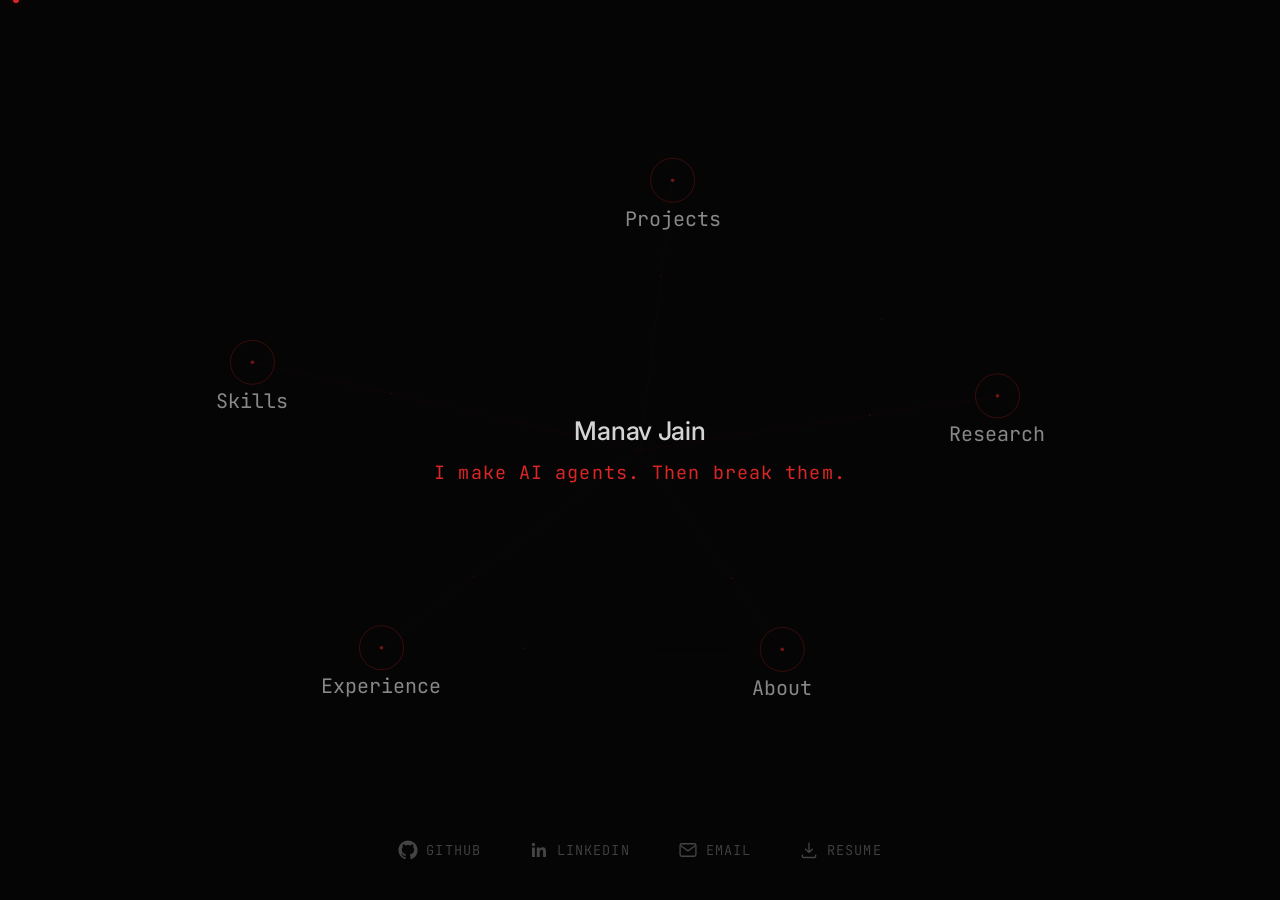
<file: index.html>
<!DOCTYPE html>
<html lang="en">
<head>
  <meta charset="UTF-8">
  <meta name="viewport" content="width=device-width, initial-scale=1.0">
  <title>Manav Jain</title>
  <meta name="claude:viewport-fit-sides" content="cover">
  <link rel="stylesheet" href="https://fonts.googleapis.com/css2?family=JetBrains+Mono:wght@300;400;500&family=Inter:wght@300;400;500&display=swap">
  <link rel="stylesheet" href="css/styles.css">
</head>
<body>

<div id="intro">
  <svg viewBox="0 0 460 140" xmlns="http://www.w3.org/2000/svg">
    <!-- M -->
    <path id="sig1" d="M 18 108 Q 14 55, 20 22 C 22 14, 30 14, 44 60 Q 52 86, 60 60 C 68 34, 74 14, 80 16 Q 86 18, 86 65 L 88 98" />
    <!-- a -->
    <path id="sig2" d="M 88 98 Q 94 66, 106 60 C 114 56, 120 62, 116 74 C 112 86, 100 84, 106 76 Q 112 68, 122 70 L 124 94" />
    <!-- n -->
    <path id="sig3" d="M 124 94 Q 124 72, 130 64 C 136 56, 146 56, 148 64 Q 150 72, 150 94" />
    <!-- a -->
    <path id="sig4" d="M 150 94 Q 156 66, 166 60 C 174 56, 180 62, 176 74 C 172 86, 160 84, 166 76 Q 172 68, 182 70 L 184 94" />
    <!-- v -->
    <path id="sig5" d="M 184 94 Q 186 70, 192 58 C 196 50, 200 50, 204 58 Q 210 70, 212 94" />
    <!-- J -->
    <path id="sig6" d="M 260 12 Q 262 14, 264 56 C 266 84, 262 108, 250 116 Q 238 124, 230 112 C 226 106, 232 102, 238 106" />
    <!-- a -->
    <path id="sig7" d="M 284 58 Q 290 44, 300 46 C 308 48, 306 62, 298 66 Q 290 70, 288 62 C 286 54, 296 50, 306 56 L 308 82" />
    <!-- i + dot -->
    <path id="sig8" d="M 320 56 L 320 82 M 320 42 L 321 44" />
    <!-- n -->
    <path id="sig9" d="M 334 56 Q 334 62, 334 82 M 334 66 C 340 54, 354 52, 358 60 Q 362 68, 360 82" />
    <!-- underline flourish -->
    <path id="sig10" d="M 10 118 C 50 116, 140 108, 240 102 Q 340 96, 440 90" />
  </svg>
  <div class="sig-tagline" id="sigTagline">I make AI agents. Then break them.</div>
  <button class="skip-btn" id="skipBtn">skip</button>
</div>

<canvas id="graphCanvas"></canvas>
<div id="neuronCursor"></div>
<svg id="cursorLines" xmlns="http://www.w3.org/2000/svg"></svg>

<div id="nav">
  <button class="back-btn" id="backBtn">&#8592; back</button>
  <span id="crumbText"></span>
</div>

<div id="centerLabel">
  <div class="name">Manav Jain</div>
  <div class="tagline">I make AI agents. Then break them.</div>
</div>

<div id="socials">
  <a href="https://github.com/Jmanav" target="_blank" rel="noopener">
    <svg viewBox="0 0 24 24" fill="currentColor"><path d="M12 .5C5.73.5.5 5.73.5 12c0 5.08 3.29 9.39 7.86 10.91.57.1.78-.25.78-.55 0-.27-.01-1.17-.02-2.12-3.2.7-3.88-1.35-3.88-1.35-.52-1.33-1.28-1.68-1.28-1.68-1.04-.71.08-.7.08-.7 1.15.08 1.76 1.18 1.76 1.18 1.03 1.76 2.7 1.25 3.36.96.1-.74.4-1.25.72-1.54-2.56-.29-5.25-1.28-5.25-5.7 0-1.26.45-2.29 1.18-3.1-.12-.29-.51-1.46.11-3.04 0 0 .97-.31 3.18 1.18a11.1 11.1 0 0 1 5.8 0c2.2-1.49 3.17-1.18 3.17-1.18.63 1.58.24 2.75.12 3.04.74.81 1.18 1.84 1.18 3.1 0 4.43-2.7 5.4-5.27 5.69.41.36.78 1.07.78 2.15 0 1.56-.01 2.81-.01 3.19 0 .3.2.66.79.55A11.5 11.5 0 0 0 23.5 12C23.5 5.73 18.27.5 12 .5z"/></svg>
    <span>GitHub</span>
  </a>
  <a href="https://www.linkedin.com/in/manav-jain-554635242/" target="_blank" rel="noopener">
    <svg viewBox="0 0 24 24" fill="currentColor"><path d="M20.45 20.45h-3.56v-5.57c0-1.33-.02-3.04-1.85-3.04-1.85 0-2.14 1.45-2.14 2.94v5.67H9.34V9h3.42v1.56h.05c.48-.9 1.64-1.85 3.38-1.85 3.6 0 4.27 2.37 4.27 5.45v6.29zM5.34 7.43a2.06 2.06 0 1 1 0-4.12 2.06 2.06 0 0 1 0 4.12zM7.12 20.45H3.56V9h3.56v11.45z"/></svg>
    <span>LinkedIn</span>
  </a>
  <a href="mailto:manavjain019@gmail.com">
    <svg viewBox="0 0 24 24" fill="none" stroke="currentColor" stroke-width="1.6"><rect x="2.5" y="4.5" width="19" height="15" rx="2"/><path d="M3 6.5l9 6.5 9-6.5"/></svg>
    <span>Email</span>
  </a>
  <a href="Manav_Jain_Resume.pdf" download>
    <svg viewBox="0 0 24 24" fill="none" stroke="currentColor" stroke-width="1.6"><path d="M12 3v12m0 0l-4.5-4.5M12 15l4.5-4.5"/><path d="M4 17.5v2a1.5 1.5 0 0 0 1.5 1.5h13a1.5 1.5 0 0 0 1.5-1.5v-2"/></svg>
    <span>Resume</span>
  </a>
</div>

<div id="tooltip"></div>

<div id="detail">
  <button class="detail-close" id="detailClose">&#215;</button>
  <div class="detail-label" id="detailLabel"></div>
  <div class="detail-title" id="detailTitle"></div>
  <div class="detail-accent" id="detailAccentBar"></div>
  <div class="detail-body" id="detailBody"></div>
  <div class="detail-tags" id="detailTags"></div>
</div>


<script src="js/data.js"></script>
<script src="js/signature.js"></script>
<script src="js/cursor.js"></script>
<script src="js/graph.js"></script>
<script src="js/app.js"></script>

</body>
</html>
</file>
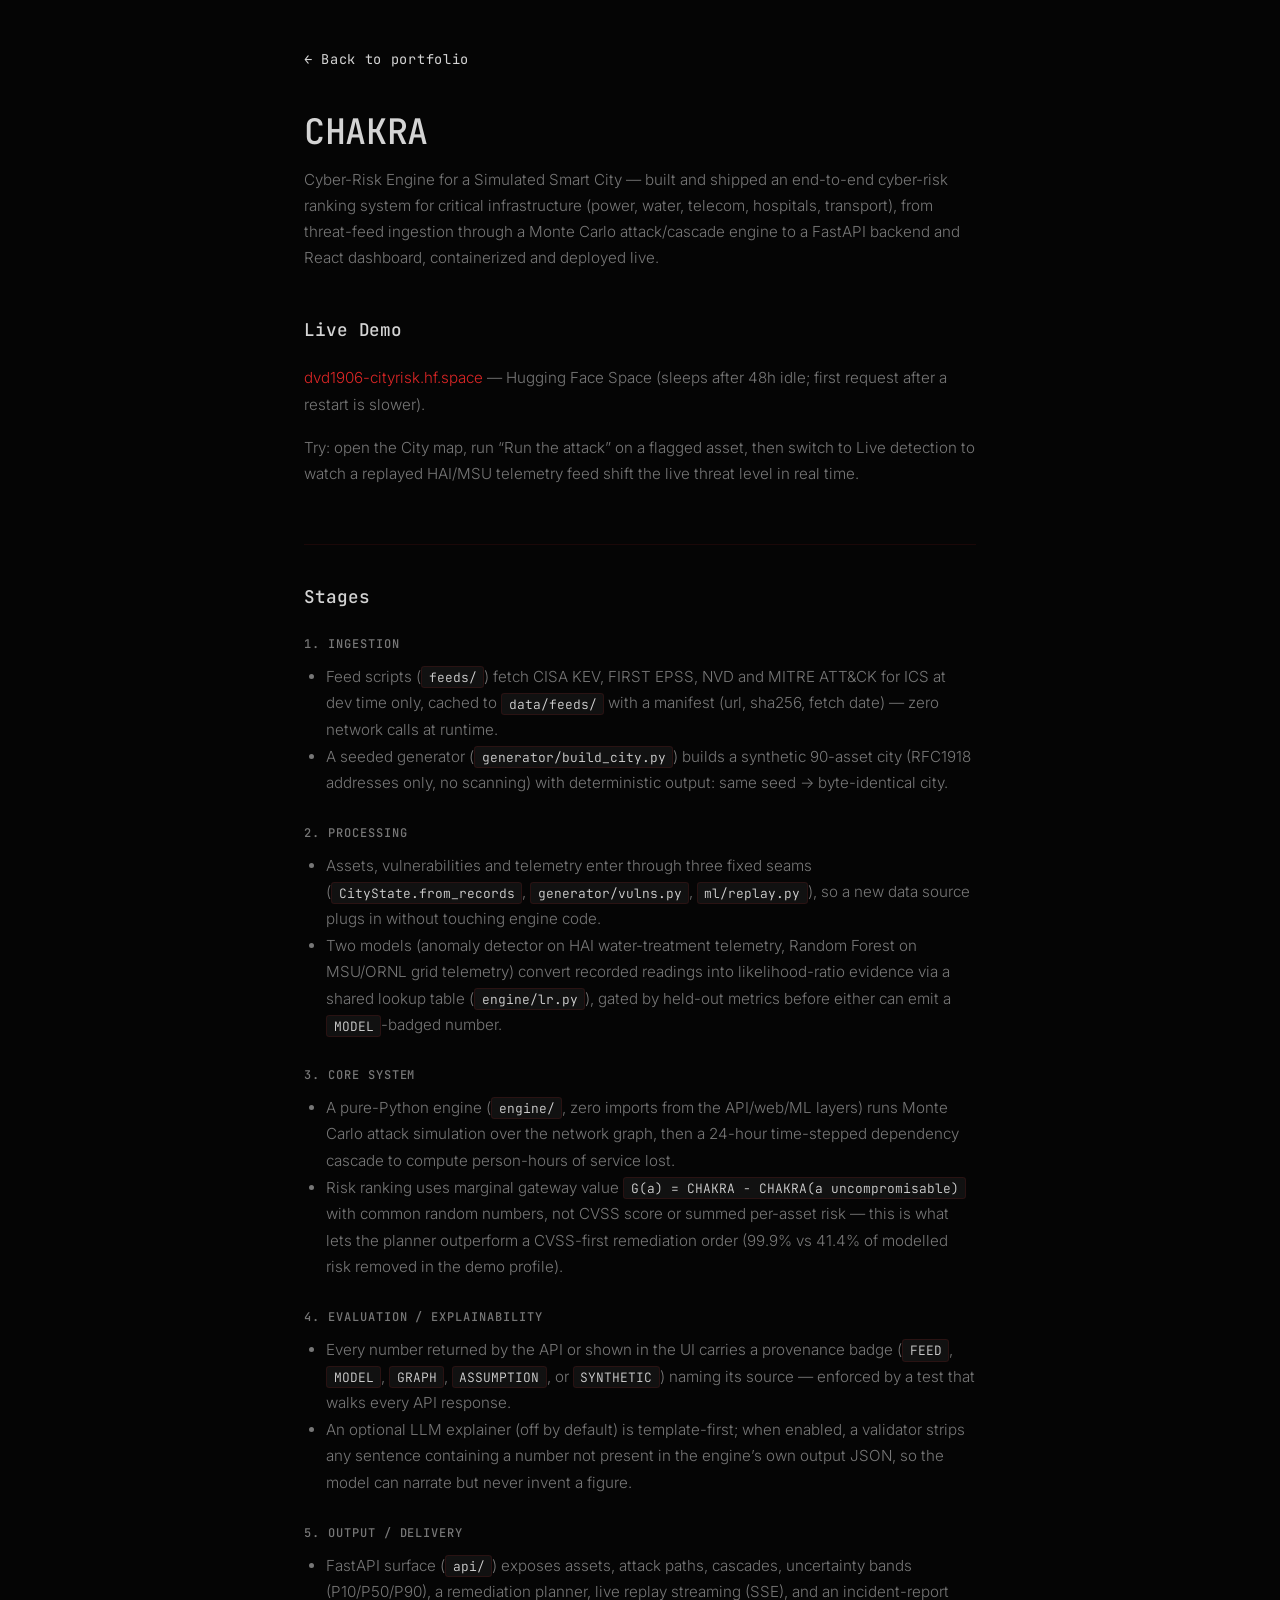
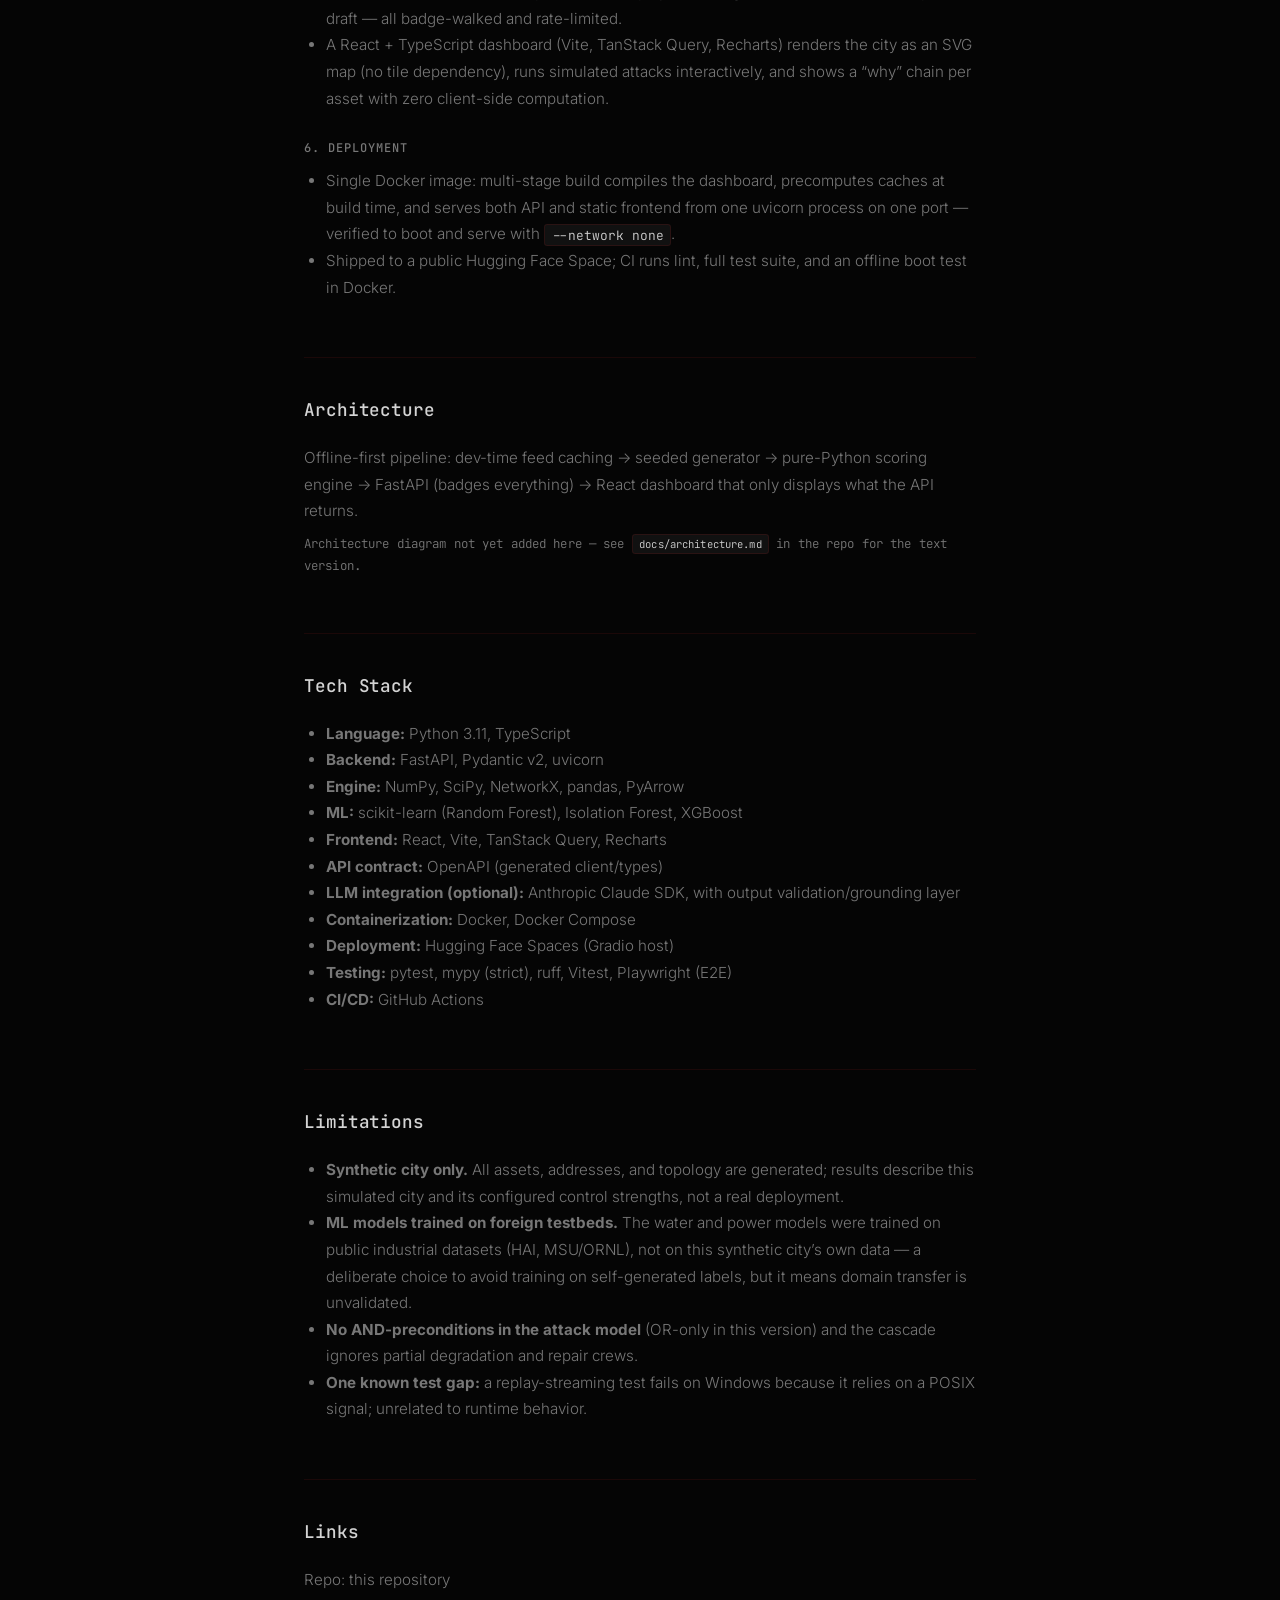
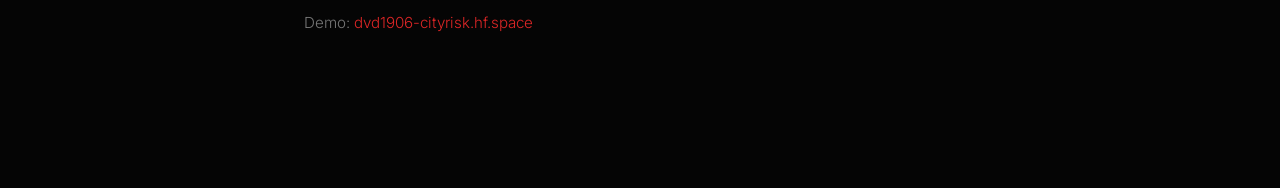
<file: projects/chakra.html>
<!DOCTYPE html>
<html lang="en">
<head>
  <meta charset="UTF-8">
  <meta name="viewport" content="width=device-width, initial-scale=1.0">
  <title>CHAKRA &mdash; Manav Jain</title>
  <link rel="stylesheet" href="https://fonts.googleapis.com/css2?family=JetBrains+Mono:wght@300;400;500&family=Inter:wght@300;400;500&display=swap">
  <link rel="stylesheet" href="../css/project.css">
</head>
<body>

<div class="writeup-inner">
  <a href="../index.html" class="writeup-back">&#8592; Back to portfolio</a>

  <header class="writeup-header">
    <h1>CHAKRA</h1>
    <p class="writeup-subtitle">Cyber-Risk Engine for a Simulated Smart City &mdash; built and shipped an end-to-end cyber-risk ranking system for critical infrastructure (power, water, telecom, hospitals, transport), from threat-feed ingestion through a Monte Carlo attack/cascade engine to a FastAPI backend and React dashboard, containerized and deployed live.</p>
  </header>

  <section class="writeup-section">
    <h2>Live Demo</h2>
    <p><a href="https://dvd1906-cityrisk.hf.space" target="_blank" rel="noopener noreferrer">dvd1906-cityrisk.hf.space</a> &mdash; Hugging Face Space (sleeps after 48h idle; first request after a restart is slower).</p>
    <p>Try: open the City map, run &ldquo;Run the attack&rdquo; on a flagged asset, then switch to Live detection to watch a replayed HAI/MSU telemetry feed shift the live threat level in real time.</p>
  </section>

  <section class="writeup-section">
    <h2>Stages</h2>

    <h3>1. Ingestion</h3>
    <ul>
      <li>Feed scripts (<code>feeds/</code>) fetch CISA KEV, FIRST EPSS, NVD and MITRE ATT&amp;CK for ICS at dev time only, cached to <code>data/feeds/</code> with a manifest (url, sha256, fetch date) &mdash; zero network calls at runtime.</li>
      <li>A seeded generator (<code>generator/build_city.py</code>) builds a synthetic 90-asset city (RFC1918 addresses only, no scanning) with deterministic output: same seed &rarr; byte-identical city.</li>
    </ul>

    <h3>2. Processing</h3>
    <ul>
      <li>Assets, vulnerabilities and telemetry enter through three fixed seams (<code>CityState.from_records</code>, <code>generator/vulns.py</code>, <code>ml/replay.py</code>), so a new data source plugs in without touching engine code.</li>
      <li>Two models (anomaly detector on HAI water-treatment telemetry, Random Forest on MSU/ORNL grid telemetry) convert recorded readings into likelihood-ratio evidence via a shared lookup table (<code>engine/lr.py</code>), gated by held-out metrics before either can emit a <code>MODEL</code>-badged number.</li>
    </ul>

    <h3>3. Core system</h3>
    <ul>
      <li>A pure-Python engine (<code>engine/</code>, zero imports from the API/web/ML layers) runs Monte Carlo attack simulation over the network graph, then a 24-hour time-stepped dependency cascade to compute person-hours of service lost.</li>
      <li>Risk ranking uses marginal gateway value <code>G(a) = CHAKRA &minus; CHAKRA(a uncompromisable)</code> with common random numbers, not CVSS score or summed per-asset risk &mdash; this is what lets the planner outperform a CVSS-first remediation order (99.9% vs 41.4% of modelled risk removed in the demo profile).</li>
    </ul>

    <h3>4. Evaluation / explainability</h3>
    <ul>
      <li>Every number returned by the API or shown in the UI carries a provenance badge (<code>FEED</code>, <code>MODEL</code>, <code>GRAPH</code>, <code>ASSUMPTION</code>, or <code>SYNTHETIC</code>) naming its source &mdash; enforced by a test that walks every API response.</li>
      <li>An optional LLM explainer (off by default) is template-first; when enabled, a validator strips any sentence containing a number not present in the engine&rsquo;s own output JSON, so the model can narrate but never invent a figure.</li>
    </ul>

    <h3>5. Output / delivery</h3>
    <ul>
      <li>FastAPI surface (<code>api/</code>) exposes assets, attack paths, cascades, uncertainty bands (P10/P50/P90), a remediation planner, live replay streaming (SSE), and an incident-report draft &mdash; all badge-walked and rate-limited.</li>
      <li>A React + TypeScript dashboard (Vite, TanStack Query, Recharts) renders the city as an SVG map (no tile dependency), runs simulated attacks interactively, and shows a &ldquo;why&rdquo; chain per asset with zero client-side computation.</li>
    </ul>

    <h3>6. Deployment</h3>
    <ul>
      <li>Single Docker image: multi-stage build compiles the dashboard, precomputes caches at build time, and serves both API and static frontend from one uvicorn process on one port &mdash; verified to boot and serve with <code>--network none</code>.</li>
      <li>Shipped to a public Hugging Face Space; CI runs lint, full test suite, and an offline boot test in Docker.</li>
    </ul>
  </section>

  <section class="writeup-section">
    <h2>Architecture</h2>
    <p>Offline-first pipeline: dev-time feed caching &rarr; seeded generator &rarr; pure-Python scoring engine &rarr; FastAPI (badges everything) &rarr; React dashboard that only displays what the API returns.</p>
    <p class="status-line">Architecture diagram not yet added here &mdash; see <code>docs/architecture.md</code> in the repo for the text version.</p>
  </section>

  <section class="writeup-section">
    <h2>Tech Stack</h2>
    <ul>
      <li><strong>Language:</strong> Python 3.11, TypeScript</li>
      <li><strong>Backend:</strong> FastAPI, Pydantic v2, uvicorn</li>
      <li><strong>Engine:</strong> NumPy, SciPy, NetworkX, pandas, PyArrow</li>
      <li><strong>ML:</strong> scikit-learn (Random Forest), Isolation Forest, XGBoost</li>
      <li><strong>Frontend:</strong> React, Vite, TanStack Query, Recharts</li>
      <li><strong>API contract:</strong> OpenAPI (generated client/types)</li>
      <li><strong>LLM integration (optional):</strong> Anthropic Claude SDK, with output validation/grounding layer</li>
      <li><strong>Containerization:</strong> Docker, Docker Compose</li>
      <li><strong>Deployment:</strong> Hugging Face Spaces (Gradio host)</li>
      <li><strong>Testing:</strong> pytest, mypy (strict), ruff, Vitest, Playwright (E2E)</li>
      <li><strong>CI/CD:</strong> GitHub Actions</li>
    </ul>
  </section>

  <section class="writeup-section">
    <h2>Limitations</h2>
    <ul>
      <li><strong>Synthetic city only.</strong> All assets, addresses, and topology are generated; results describe this simulated city and its configured control strengths, not a real deployment.</li>
      <li><strong>ML models trained on foreign testbeds.</strong> The water and power models were trained on public industrial datasets (HAI, MSU/ORNL), not on this synthetic city&rsquo;s own data &mdash; a deliberate choice to avoid training on self-generated labels, but it means domain transfer is unvalidated.</li>
      <li><strong>No AND-preconditions in the attack model</strong> (OR-only in this version) and the cascade ignores partial degradation and repair crews.</li>
      <li><strong>One known test gap:</strong> a replay-streaming test fails on Windows because it relies on a POSIX signal; unrelated to runtime behavior.</li>
    </ul>
  </section>

  <section class="writeup-section">
    <h2>Links</h2>
    <p>Repo: this repository</p>
    <p>Demo: <a href="https://dvd1906-cityrisk.hf.space" target="_blank" rel="noopener noreferrer">dvd1906-cityrisk.hf.space</a></p>
  </section>
</div>

</body>
</html>
</file>
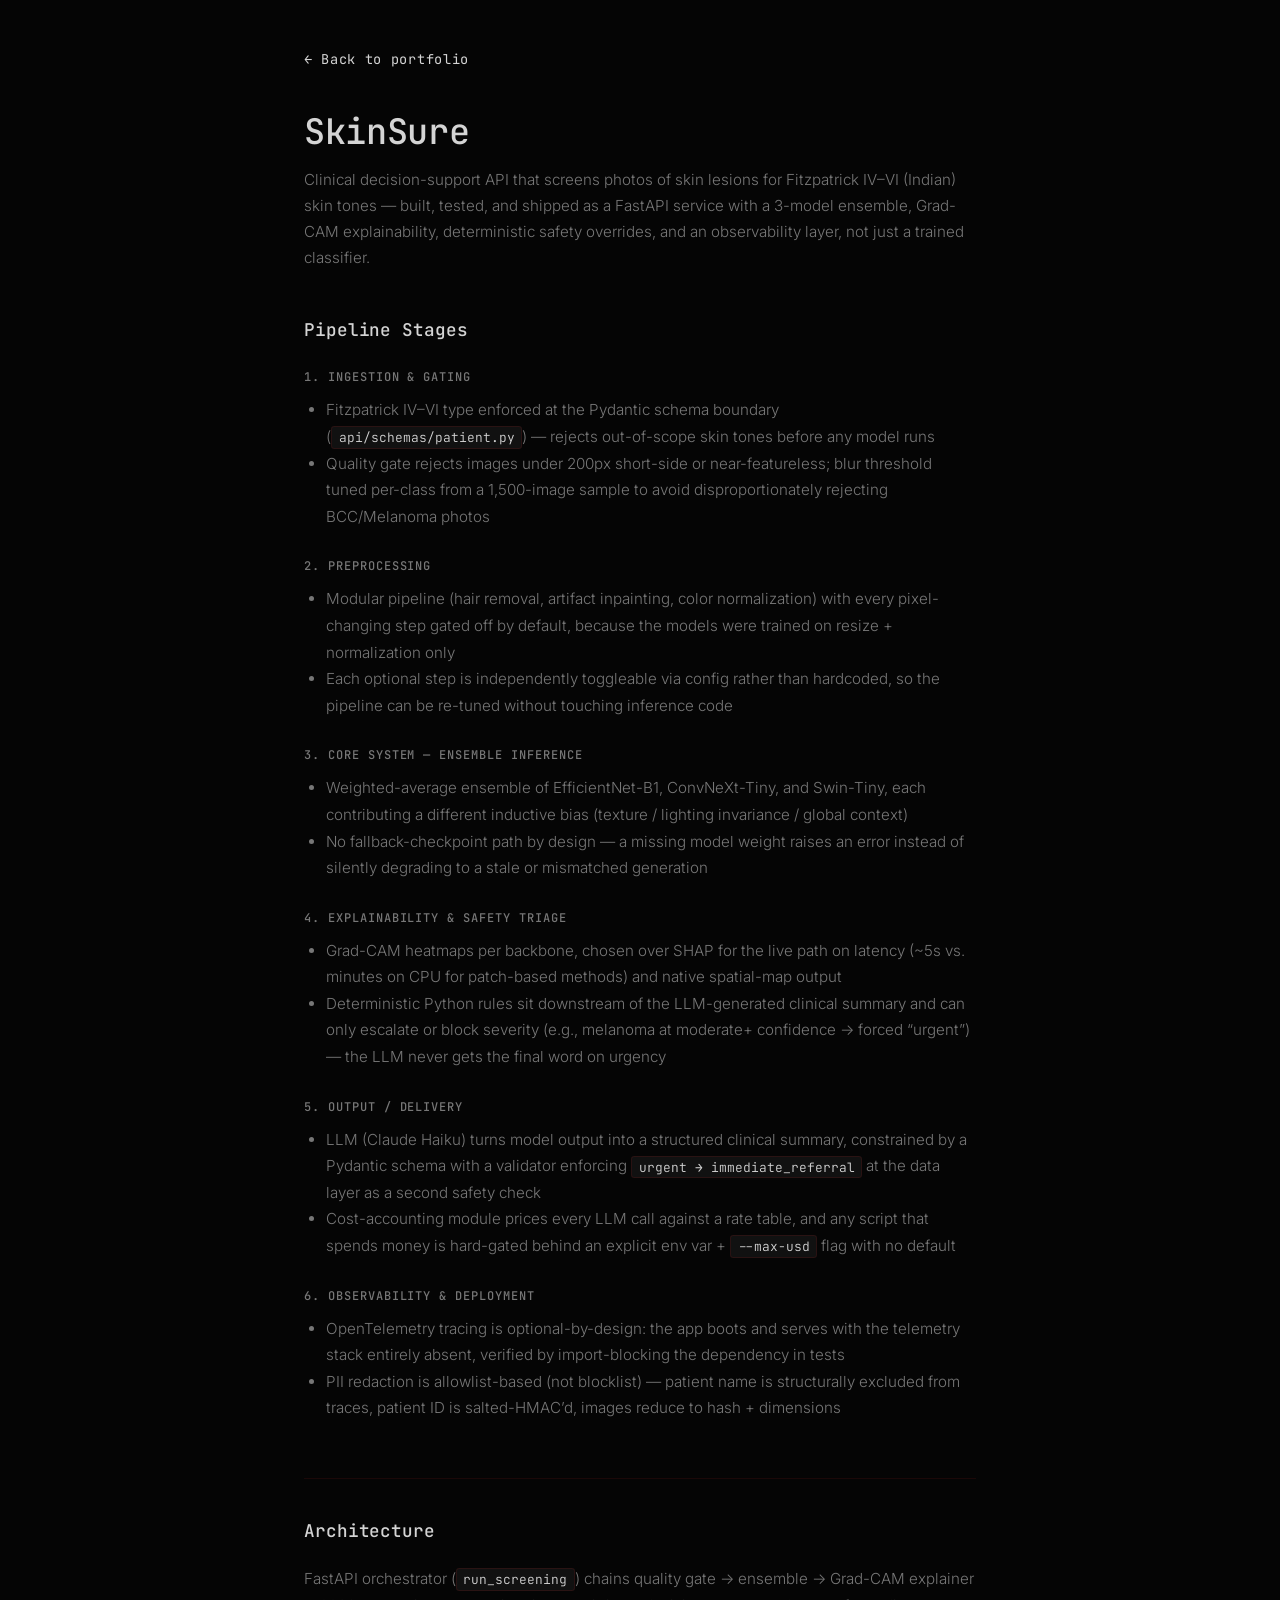
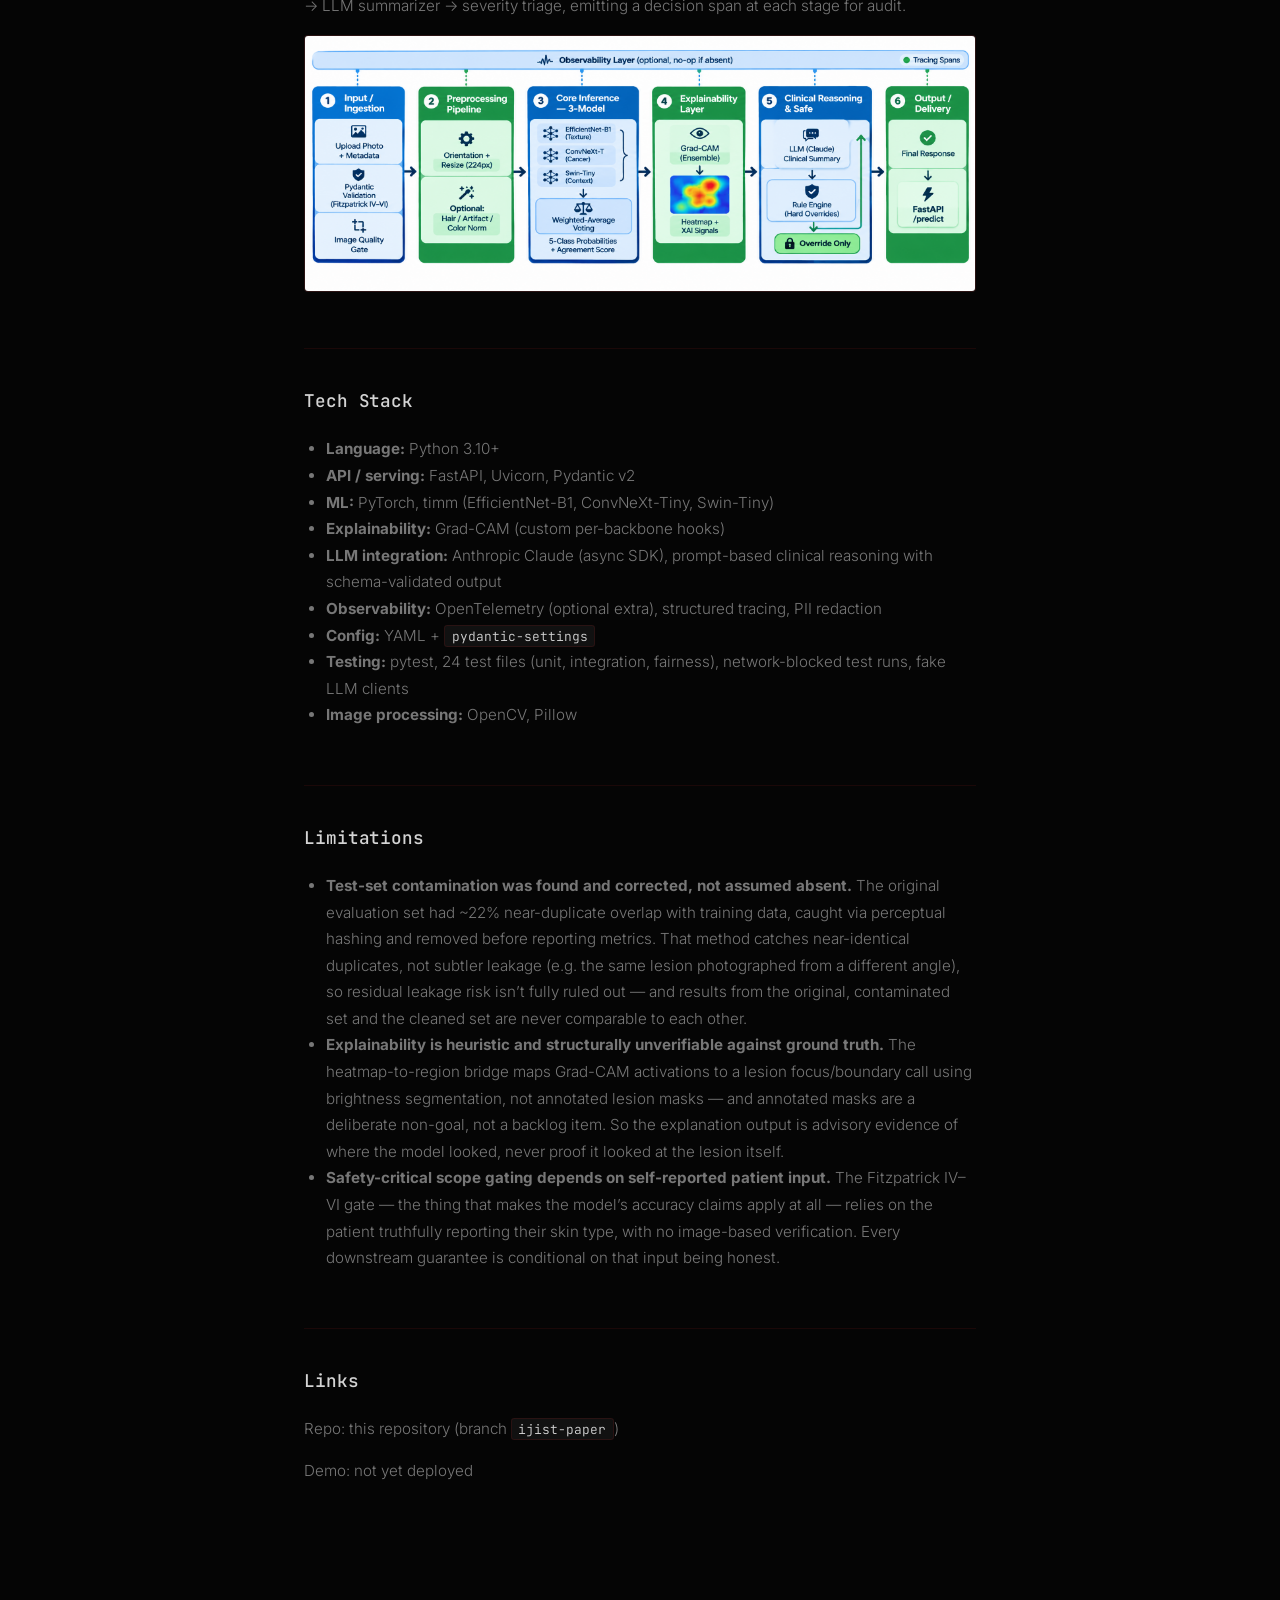
<file: projects/skinsure.html>
<!DOCTYPE html>
<html lang="en">
<head>
  <meta charset="UTF-8">
  <meta name="viewport" content="width=device-width, initial-scale=1.0">
  <title>SkinSure &mdash; Manav Jain</title>
  <link rel="stylesheet" href="https://fonts.googleapis.com/css2?family=JetBrains+Mono:wght@300;400;500&family=Inter:wght@300;400;500&display=swap">
  <link rel="stylesheet" href="../css/project.css">
</head>
<body>

<div class="writeup-inner">
  <a href="../index.html" class="writeup-back">&#8592; Back to portfolio</a>

  <header class="writeup-header">
    <h1>SkinSure</h1>
    <p class="writeup-subtitle">Clinical decision-support API that screens photos of skin lesions for Fitzpatrick IV&ndash;VI (Indian) skin tones &mdash; built, tested, and shipped as a FastAPI service with a 3-model ensemble, Grad-CAM explainability, deterministic safety overrides, and an observability layer, not just a trained classifier.</p>
  </header>

  <section class="writeup-section">
    <h2>Pipeline Stages</h2>

    <h3>1. Ingestion &amp; gating</h3>
    <ul>
      <li>Fitzpatrick IV&ndash;VI type enforced at the Pydantic schema boundary (<code>api/schemas/patient.py</code>) &mdash; rejects out-of-scope skin tones before any model runs</li>
      <li>Quality gate rejects images under 200px short-side or near-featureless; blur threshold tuned per-class from a 1,500-image sample to avoid disproportionately rejecting BCC/Melanoma photos</li>
    </ul>

    <h3>2. Preprocessing</h3>
    <ul>
      <li>Modular pipeline (hair removal, artifact inpainting, color normalization) with every pixel-changing step gated off by default, because the models were trained on resize + normalization only</li>
      <li>Each optional step is independently toggleable via config rather than hardcoded, so the pipeline can be re-tuned without touching inference code</li>
    </ul>

    <h3>3. Core system &mdash; ensemble inference</h3>
    <ul>
      <li>Weighted-average ensemble of EfficientNet-B1, ConvNeXt-Tiny, and Swin-Tiny, each contributing a different inductive bias (texture / lighting invariance / global context)</li>
      <li>No fallback-checkpoint path by design &mdash; a missing model weight raises an error instead of silently degrading to a stale or mismatched generation</li>
    </ul>

    <h3>4. Explainability &amp; safety triage</h3>
    <ul>
      <li>Grad-CAM heatmaps per backbone, chosen over SHAP for the live path on latency (~5s vs. minutes on CPU for patch-based methods) and native spatial-map output</li>
      <li>Deterministic Python rules sit downstream of the LLM-generated clinical summary and can only escalate or block severity (e.g., melanoma at moderate+ confidence &rarr; forced &ldquo;urgent&rdquo;) &mdash; the LLM never gets the final word on urgency</li>
    </ul>

    <h3>5. Output / delivery</h3>
    <ul>
      <li>LLM (Claude Haiku) turns model output into a structured clinical summary, constrained by a Pydantic schema with a validator enforcing <code>urgent &rarr; immediate_referral</code> at the data layer as a second safety check</li>
      <li>Cost-accounting module prices every LLM call against a rate table, and any script that spends money is hard-gated behind an explicit env var + <code>--max-usd</code> flag with no default</li>
    </ul>

    <h3>6. Observability &amp; deployment</h3>
    <ul>
      <li>OpenTelemetry tracing is optional-by-design: the app boots and serves with the telemetry stack entirely absent, verified by import-blocking the dependency in tests</li>
      <li>PII redaction is allowlist-based (not blocklist) &mdash; patient name is structurally excluded from traces, patient ID is salted-HMAC&rsquo;d, images reduce to hash + dimensions</li>
    </ul>
  </section>

  <section class="writeup-section">
    <h2>Architecture</h2>
    <p>FastAPI orchestrator (<code>run_screening</code>) chains quality gate &rarr; ensemble &rarr; Grad-CAM explainer &rarr; LLM summarizer &rarr; severity triage, emitting a decision span at each stage for audit.</p>
    <div class="writeup-figure">
      <img src="skinsure-architecture.png" alt="SkinSure pipeline architecture diagram: Input/Ingestion, Preprocessing, Core Inference (3-model ensemble), Explainability Layer, Clinical Reasoning &amp; Safety, and Output/Delivery, with an optional Observability layer spanning all stages.">
    </div>
  </section>

  <section class="writeup-section">
    <h2>Tech Stack</h2>
    <ul>
      <li><strong>Language:</strong> Python 3.10+</li>
      <li><strong>API / serving:</strong> FastAPI, Uvicorn, Pydantic v2</li>
      <li><strong>ML:</strong> PyTorch, timm (EfficientNet-B1, ConvNeXt-Tiny, Swin-Tiny)</li>
      <li><strong>Explainability:</strong> Grad-CAM (custom per-backbone hooks)</li>
      <li><strong>LLM integration:</strong> Anthropic Claude (async SDK), prompt-based clinical reasoning with schema-validated output</li>
      <li><strong>Observability:</strong> OpenTelemetry (optional extra), structured tracing, PII redaction</li>
      <li><strong>Config:</strong> YAML + <code>pydantic-settings</code></li>
      <li><strong>Testing:</strong> pytest, 24 test files (unit, integration, fairness), network-blocked test runs, fake LLM clients</li>
      <li><strong>Image processing:</strong> OpenCV, Pillow</li>
    </ul>
  </section>

  <section class="writeup-section">
    <h2>Limitations</h2>
    <ul>
      <li><strong>Test-set contamination was found and corrected, not assumed absent.</strong> The original evaluation set had ~22% near-duplicate overlap with training data, caught via perceptual hashing and removed before reporting metrics. That method catches near-identical duplicates, not subtler leakage (e.g. the same lesion photographed from a different angle), so residual leakage risk isn&rsquo;t fully ruled out &mdash; and results from the original, contaminated set and the cleaned set are never comparable to each other.</li>
      <li><strong>Explainability is heuristic and structurally unverifiable against ground truth.</strong> The heatmap-to-region bridge maps Grad-CAM activations to a lesion focus/boundary call using brightness segmentation, not annotated lesion masks &mdash; and annotated masks are a deliberate non-goal, not a backlog item. So the explanation output is advisory evidence of where the model looked, never proof it looked at the lesion itself.</li>
      <li><strong>Safety-critical scope gating depends on self-reported patient input.</strong> The Fitzpatrick IV&ndash;VI gate &mdash; the thing that makes the model&rsquo;s accuracy claims apply at all &mdash; relies on the patient truthfully reporting their skin type, with no image-based verification. Every downstream guarantee is conditional on that input being honest.</li>
    </ul>
  </section>

  <section class="writeup-section">
    <h2>Links</h2>
    <p>Repo: this repository (branch <code>ijist-paper</code>)</p>
    <p>Demo: not yet deployed</p>
  </section>
</div>

</body>
</html>
</file>
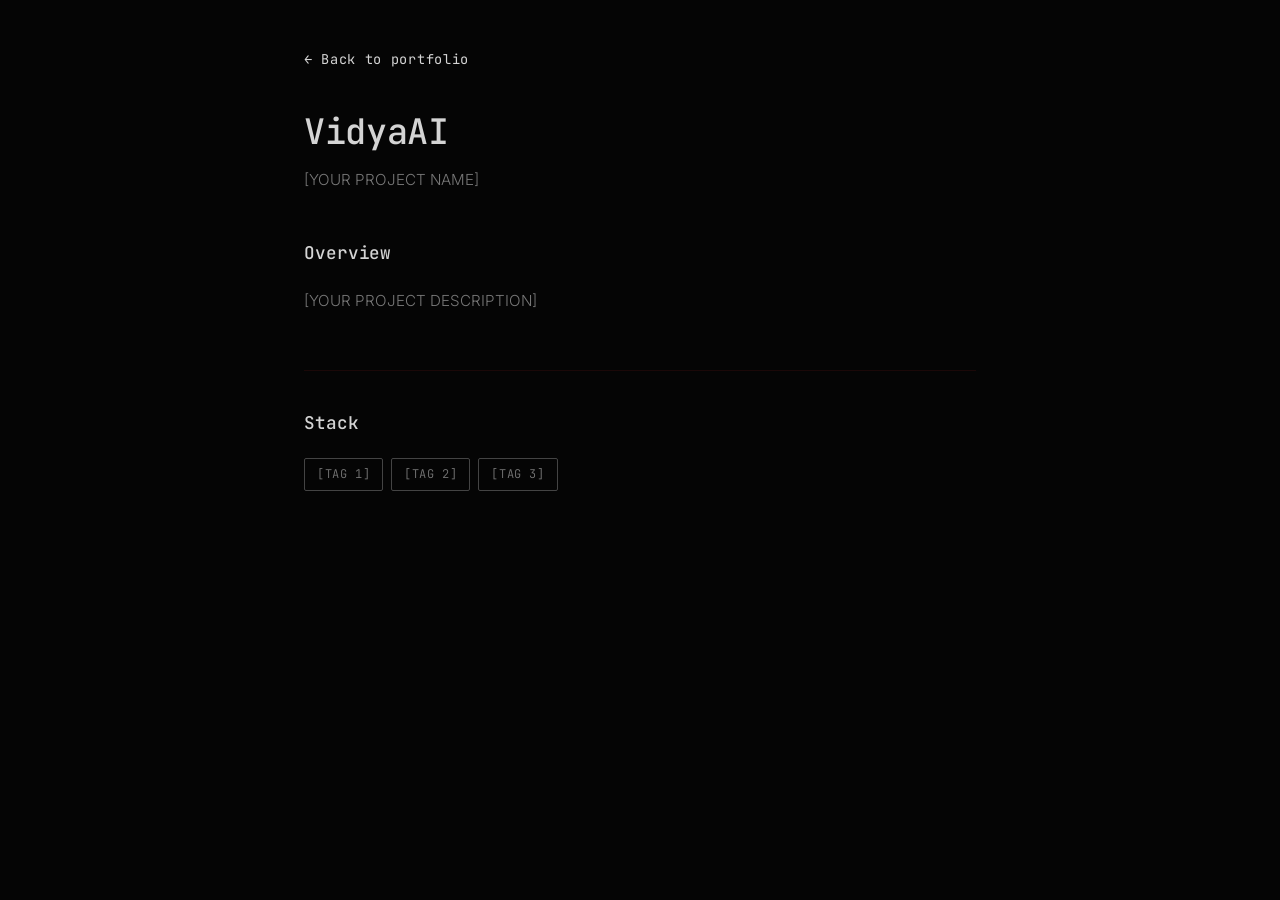
<file: projects/vidyaai.html>
<!DOCTYPE html>
<html lang="en">
<head>
  <meta charset="UTF-8">
  <meta name="viewport" content="width=device-width, initial-scale=1.0">
  <title>VidyaAI &mdash; Manav Jain</title>
  <link rel="stylesheet" href="https://fonts.googleapis.com/css2?family=JetBrains+Mono:wght@300;400;500&family=Inter:wght@300;400;500&display=swap">
  <link rel="stylesheet" href="../css/project.css">
</head>
<body>

<div class="writeup-inner">
  <a href="../index.html" class="writeup-back">&#8592; Back to portfolio</a>

  <header class="writeup-header">
    <h1>VidyaAI</h1>
    <p class="writeup-subtitle">[YOUR PROJECT NAME]</p>
  </header>

  <section class="writeup-section">
    <h2>Overview</h2>
    <p>[YOUR PROJECT DESCRIPTION]</p>
  </section>

  <section class="writeup-section">
    <h2>Stack</h2>
    <p class="tag-row">
      <span class="tag">[TAG 1]</span>
      <span class="tag">[TAG 2]</span>
      <span class="tag">[TAG 3]</span>
    </p>
  </section>
</div>

</body>
</html>
</file>
<file: css/styles.css>
:root {
  --bg: #050505;
  --bg-surface: #0a0a0a;
  --bg-card: #111;
  --fg: #d4d4d4;
  --fg-dim: #777;
  --fg-muted: #444;
  --accent: #dc2626;
  --accent-soft: rgba(220, 38, 38, 0.08);
  --accent-line: rgba(220, 38, 38, 0.12);
  color-scheme: dark;
}
body {
  background: var(--bg);
  color: var(--fg);
  font-family: 'Inter', -apple-system, BlinkMacSystemFont, sans-serif;
  margin: 0;
  overflow: hidden;
  height: 100%;
  cursor: none;
  -webkit-font-smoothing: antialiased;
  padding-left: max(16px, env(safe-area-inset-left, 0px));
  padding-right: max(16px, env(safe-area-inset-right, 0px));
}
html { height: 100%; }
* { box-sizing: border-box; margin: 0; padding: 0; }

#intro {
  position: fixed; inset: 0;
  display: none;
  align-items: center; justify-content: center;
  z-index: 100; background: var(--bg);
  transition: opacity 1s ease, visibility 1s;
}
#intro.hidden { opacity: 0; visibility: hidden; pointer-events: none; }
#intro svg { width: min(75vw, 520px); }
#intro svg path {
  fill: none; stroke: var(--accent); stroke-width: 2;
  stroke-linecap: round; stroke-linejoin: round;
}
.sig-tagline {
  font-family: 'JetBrains Mono', monospace;
  font-size: clamp(0.65rem, 1.8vw, 0.8rem);
  color: var(--fg-dim);
  margin-top: 2.5rem;
  opacity: 0;
  letter-spacing: 0.08em;
  font-weight: 300;
  transition: opacity 0.8s ease;
}
.sig-tagline.visible { opacity: 1; }
.skip-btn {
  position: absolute; bottom: 2.5rem;
  font-family: 'JetBrains Mono', monospace;
  font-size: 0.65rem; color: var(--fg-muted);
  background: none; border: 1px solid var(--fg-muted);
  padding: 0.4rem 1.2rem; border-radius: 2px;
  cursor: none; letter-spacing: 0.08em;
  text-transform: uppercase; font-weight: 300;
  transition: color 0.3s, border-color 0.3s;
}
.skip-btn:hover { color: var(--accent); border-color: var(--accent); }

#graphCanvas { position: fixed; inset: 0; width: 100%; height: 100%; }

#neuronCursor {
  position: fixed; width: 6px; height: 6px;
  border-radius: 50%; background: var(--accent);
  box-shadow: 0 0 8px rgba(220,38,38,0.4);
  pointer-events: none; z-index: 90;
  transform: translate(-50%, -50%);
  transition: width 0.15s, height 0.15s;
}
#neuronCursor.hover {
  width: 10px; height: 10px;
  box-shadow: 0 0 14px rgba(220,38,38,0.5);
}
#cursorLines { position: fixed; inset: 0; pointer-events: none; z-index: 89; }

#nav {
  position: fixed; top: 1.5rem;
  left: max(16px, env(safe-area-inset-left, 0px));
  z-index: 50;
  display: flex; align-items: center; gap: 0.75rem;
  font-family: 'JetBrains Mono', monospace;
  font-size: 0.7rem; font-weight: 300;
  opacity: 0; transition: opacity 0.4s;
}
#nav.visible { opacity: 1; }
#nav .back-btn {
  background: transparent;
  border: 1px solid var(--fg-muted);
  color: var(--fg-dim);
  padding: 0.3rem 0.8rem;
  border-radius: 2px;
  cursor: none;
  font-family: inherit; font-size: inherit; font-weight: inherit;
  letter-spacing: 0.05em;
  transition: color 0.3s, border-color 0.3s;
}
#nav .back-btn:hover { color: var(--accent); border-color: var(--accent); }
#nav .crumb-current { color: var(--fg-dim); }

#socials {
  position: fixed; bottom: 2.5rem;
  left: max(16px, env(safe-area-inset-left, 0px));
  right: max(16px, env(safe-area-inset-right, 0px));
  z-index: 50;
  display: flex; align-items: center; justify-content: center;
  gap: 3rem;
  opacity: 0; transition: opacity 0.5s;
}
#socials.visible { opacity: 1; }
#socials a {
  display: flex; align-items: center; gap: 0.5rem;
  font-family: 'JetBrains Mono', monospace;
  font-size: 0.85rem; font-weight: 300;
  color: var(--fg-muted);
  text-decoration: none;
  letter-spacing: 0.08em;
  text-transform: uppercase;
  transition: color 0.3s, transform 0.3s;
  cursor: none;
}
#socials a svg {
  width: 20px; height: 20px;
  flex-shrink: 0;
}
#socials a:hover { color: var(--accent); transform: translateY(-2px); }

#detail {
  position: fixed; top: 0; right: 0;
  width: min(480px, 85vw);
  height: 100%;
  background: var(--bg-surface);
  border-left: 1px solid rgba(220,38,38,0.08);
  z-index: 60;
  transform: translateX(100%);
  transition: transform 0.4s cubic-bezier(0.22, 1, 0.36, 1);
  overflow-y: auto;
  padding: 3rem 2rem 3rem 2.5rem;
}
#detail.open { transform: translateX(0); }
.detail-close {
  position: absolute; top: 1.2rem; right: 1.2rem;
  background: none; border: none;
  color: var(--fg-muted); font-size: 1.2rem;
  cursor: none; transition: color 0.3s;
  font-family: 'Inter', sans-serif;
}
.detail-close:hover { color: var(--accent); }
.detail-label {
  font-family: 'JetBrains Mono', monospace;
  font-size: 0.6rem; text-transform: uppercase;
  letter-spacing: 0.12em; color: var(--fg-muted);
  margin-bottom: 0.75rem; font-weight: 300;
}
.detail-title {
  font-family: 'Inter', sans-serif;
  font-size: 1.3rem; font-weight: 500;
  color: var(--fg); line-height: 1.4;
  margin-bottom: 1.2rem;
  text-wrap: balance;
}
.detail-accent { width: 24px; height: 1px; margin-bottom: 1.5rem; }
.detail-body {
  font-size: 0.9rem; line-height: 1.75;
  color: var(--fg-dim); font-weight: 300;
}
.detail-body p { margin-bottom: 1rem; }
.detail-body strong { color: var(--fg); font-weight: 400; font-size: 1rem; }
.detail-body .tag-row { display: flex; flex-wrap: wrap; gap: 0.5rem; margin-bottom: 1.4rem; }
.detail-tags { display: flex; flex-wrap: wrap; gap: 0.5rem; margin-top: 1.5rem; }
.tag {
  font-family: 'JetBrains Mono', monospace;
  font-size: 0.75rem; font-weight: 300;
  padding: 0.3rem 0.75rem;
  border-radius: 2px;
  border: 1px solid var(--fg-muted);
  color: var(--fg-dim);
  letter-spacing: 0.05em;
}

#centerLabel {
  position: fixed;
  top: 50%; left: 50%;
  transform: translate(-50%, -50%);
  text-align: center;
  pointer-events: none; z-index: 10;
  opacity: 0; transition: opacity 0.6s;
}
#centerLabel.visible { opacity: 1; }
#centerLabel .name {
  font-family: 'Inter', sans-serif;
  font-size: clamp(1rem, 2.5vw, 1.6rem);
  font-weight: 500; color: var(--fg);
  letter-spacing: -0.01em;
}
#centerLabel .tagline {
  font-family: 'JetBrains Mono', monospace;
  font-size: clamp(0.85rem, 2vw, 1.15rem);
  color: var(--accent); font-weight: 400;
  margin-top: 0.9rem; letter-spacing: 0.06em;
}

#tooltip {
  position: fixed;
  padding: 0.3rem 0.7rem;
  background: var(--bg-card);
  border: 1px solid rgba(220,38,38,0.15);
  border-radius: 2px;
  font-family: 'JetBrains Mono', monospace;
  font-size: 0.6rem; font-weight: 300;
  color: var(--fg-dim);
  pointer-events: none; z-index: 80;
  opacity: 0; transition: opacity 0.15s;
  white-space: nowrap;
  letter-spacing: 0.03em;
}
#tooltip.visible { opacity: 1; }

.writeup-inner {
  max-width: 720px;
  margin: 0 auto;
  padding: 3rem 1.5rem 6rem;
}
.writeup-back {
  display: inline-block;
  font-family: 'JetBrains Mono', monospace;
  font-size: 0.7rem; font-weight: 300;
  color: var(--fg-dim);
  text-decoration: none;
  letter-spacing: 0.05em;
  margin-bottom: 2.5rem;
  cursor: auto;
  transition: color 0.3s;
}
.writeup-back:hover { color: var(--accent); }

.writeup-header { margin-bottom: 3rem; }
.writeup-header h1 {
  font-family: 'JetBrains Mono', monospace;
  font-size: clamp(1.6rem, 5vw, 2.2rem);
  font-weight: 500; color: var(--fg);
  letter-spacing: -0.01em;
  margin-bottom: 0.75rem;
}
.writeup-subtitle {
  font-family: 'Inter', sans-serif;
  font-size: 0.95rem; font-weight: 300;
  color: var(--fg-dim);
  line-height: 1.7;
}

.writeup-section {
  margin-bottom: 3.5rem;
  padding-top: 2.5rem;
  border-top: 1px solid rgba(220,38,38,0.1);
}
.writeup-section:first-of-type { border-top: none; padding-top: 0; }

.writeup-section h2 {
  font-family: 'JetBrains Mono', monospace;
  font-size: 1.1rem; font-weight: 500;
  color: var(--fg);
  letter-spacing: -0.005em;
  margin-bottom: 1.5rem;
  display: flex; align-items: center; gap: 0.75rem;
  flex-wrap: wrap;
}
.writeup-section h3 {
  font-family: 'JetBrains Mono', monospace;
  font-size: 0.75rem; font-weight: 500;
  text-transform: uppercase;
  letter-spacing: 0.08em;
  color: var(--fg-dim);
  margin-top: 1.75rem;
  margin-bottom: 0.75rem;
}
.writeup-section p {
  font-family: 'Inter', sans-serif;
  font-size: 0.95rem; font-weight: 300;
  line-height: 1.75;
  color: var(--fg-dim);
  margin-bottom: 1rem;
}
.writeup-section ul {
  font-family: 'Inter', sans-serif;
  font-size: 0.95rem; font-weight: 300;
  line-height: 1.75;
  color: var(--fg-dim);
  padding-left: 1.4rem;
}
.writeup-section code {
  font-family: 'JetBrains Mono', monospace;
  font-size: 0.85em;
  background: var(--bg-card);
  border: 1px solid rgba(220,38,38,0.12);
  border-radius: 3px;
  padding: 0.1rem 0.4rem;
  color: var(--fg);
}

.status-badge {
  font-family: 'JetBrains Mono', monospace;
  font-size: 0.6rem; font-weight: 400;
  text-transform: uppercase;
  letter-spacing: 0.08em;
  color: var(--accent);
  border: 1px solid var(--accent);
  background: var(--accent-soft);
  border-radius: 2px;
  padding: 0.2rem 0.6rem;
}

.status-line {
  font-family: 'JetBrains Mono', monospace !important;
  font-size: 0.78rem !important;
  color: var(--fg-dim);
  letter-spacing: 0.01em;
  margin-top: -0.5rem;
  margin-bottom: 1.5rem !important;
}

.writeup-table {
  width: 100%;
  border-collapse: collapse;
  font-family: 'Inter', sans-serif;
  font-size: 0.85rem;
  color: var(--fg-dim);
  margin-top: 1rem;
}
.writeup-table th, .writeup-table td {
  text-align: left;
  padding: 0.6rem 0.8rem;
  border-bottom: 1px solid rgba(220,38,38,0.1);
}
.writeup-table th {
  font-family: 'JetBrains Mono', monospace;
  font-size: 0.65rem;
  text-transform: uppercase;
  letter-spacing: 0.06em;
  color: var(--fg-muted);
  font-weight: 500;
}

@media (max-width: 600px) {
  #detail { width: 100vw; padding: 2rem 1.2rem; }
  #socials { gap: 1rem; flex-wrap: wrap; }
  .writeup-inner { padding: 2rem 1.2rem 4rem; }
}
@media (prefers-reduced-motion: reduce) {
  *, *::before, *::after {
    animation-duration: 0.01ms !important;
    transition-duration: 0.01ms !important;
  }
}
</file>
<file: css/project.css>
:root {
  --bg: #050505;
  --bg-surface: #0a0a0a;
  --bg-card: #111;
  --fg: #d4d4d4;
  --fg-dim: #777;
  --fg-muted: #444;
  --accent: #dc2626;
  --accent-soft: rgba(220, 38, 38, 0.08);
  --accent-line: rgba(220, 38, 38, 0.12);
  color-scheme: dark;
}
html { height: 100%; }
* { box-sizing: border-box; margin: 0; padding: 0; }
body {
  background: var(--bg);
  color: var(--fg);
  font-family: 'Inter', -apple-system, BlinkMacSystemFont, sans-serif;
  -webkit-font-smoothing: antialiased;
  padding-left: max(16px, env(safe-area-inset-left, 0px));
  padding-right: max(16px, env(safe-area-inset-right, 0px));
}

.writeup-inner {
  max-width: 720px;
  margin: 0 auto;
  padding: 3rem 1.5rem 6rem;
}
.writeup-back {
  display: inline-block;
  font-family: 'JetBrains Mono', monospace;
  font-size: 0.85rem; font-weight: 400;
  color: var(--fg);
  text-decoration: none;
  letter-spacing: 0.05em;
  margin-bottom: 2.5rem;
  transition: color 0.3s;
}
.writeup-back:hover { color: var(--accent); }

.writeup-header { margin-bottom: 3rem; }
.writeup-header h1 {
  font-family: 'JetBrains Mono', monospace;
  font-size: clamp(1.6rem, 5vw, 2.2rem);
  font-weight: 500; color: var(--fg);
  letter-spacing: -0.01em;
  margin-bottom: 0.75rem;
}
.writeup-subtitle {
  font-family: 'Inter', sans-serif;
  font-size: 0.95rem; font-weight: 300;
  color: var(--fg-dim);
  line-height: 1.7;
}

.writeup-section {
  margin-bottom: 3.5rem;
  padding-top: 2.5rem;
  border-top: 1px solid rgba(220,38,38,0.1);
}
.writeup-section:first-of-type { border-top: none; padding-top: 0; }

.writeup-section h2 {
  font-family: 'JetBrains Mono', monospace;
  font-size: 1.1rem; font-weight: 500;
  color: var(--fg);
  letter-spacing: -0.005em;
  margin-bottom: 1.5rem;
  display: flex; align-items: center; gap: 0.75rem;
  flex-wrap: wrap;
}
.writeup-section h3 {
  font-family: 'JetBrains Mono', monospace;
  font-size: 0.75rem; font-weight: 500;
  text-transform: uppercase;
  letter-spacing: 0.08em;
  color: var(--fg-dim);
  margin-top: 1.75rem;
  margin-bottom: 0.75rem;
}
.writeup-section p {
  font-family: 'Inter', sans-serif;
  font-size: 0.95rem; font-weight: 300;
  line-height: 1.75;
  color: var(--fg-dim);
  margin-bottom: 1rem;
}
.writeup-section a { color: var(--accent); text-decoration: none; }
.writeup-section a:hover { text-decoration: underline; }
.writeup-section ul {
  font-family: 'Inter', sans-serif;
  font-size: 0.95rem; font-weight: 300;
  line-height: 1.75;
  color: var(--fg-dim);
  padding-left: 1.4rem;
}
.writeup-section code {
  font-family: 'JetBrains Mono', monospace;
  font-size: 0.85em;
  background: var(--bg-card);
  border: 1px solid rgba(220,38,38,0.12);
  border-radius: 3px;
  padding: 0.1rem 0.4rem;
  color: var(--fg);
}

.status-badge {
  font-family: 'JetBrains Mono', monospace;
  font-size: 0.6rem; font-weight: 400;
  text-transform: uppercase;
  letter-spacing: 0.08em;
  color: var(--accent);
  border: 1px solid var(--accent);
  background: var(--accent-soft);
  border-radius: 2px;
  padding: 0.2rem 0.6rem;
}

.status-line {
  font-family: 'JetBrains Mono', monospace !important;
  font-size: 0.78rem !important;
  color: var(--fg-dim);
  letter-spacing: 0.01em;
  margin-top: -0.5rem;
  margin-bottom: 1.5rem !important;
}

.writeup-table {
  width: 100%;
  border-collapse: collapse;
  font-family: 'Inter', sans-serif;
  font-size: 0.85rem;
  color: var(--fg-dim);
  margin-top: 1rem;
}
.writeup-table th, .writeup-table td {
  text-align: left;
  padding: 0.6rem 0.8rem;
  border-bottom: 1px solid rgba(220,38,38,0.1);
}
.writeup-figure {
  width: 100%;
  margin-top: 1rem;
  border: 1px solid rgba(220,38,38,0.12);
  border-radius: 4px;
  overflow: hidden;
  background: var(--bg-card);
}
.writeup-figure img { display: block; width: 100%; height: auto; }
.writeup-table th {
  font-family: 'JetBrains Mono', monospace;
  font-size: 0.65rem;
  text-transform: uppercase;
  letter-spacing: 0.06em;
  color: var(--fg-muted);
  font-weight: 500;
}

.tag {
  font-family: 'JetBrains Mono', monospace;
  font-size: 0.75rem; font-weight: 300;
  padding: 0.3rem 0.75rem;
  border-radius: 2px;
  border: 1px solid var(--fg-muted);
  color: var(--fg-dim);
  letter-spacing: 0.05em;
  display: inline-block;
}
.tag-row { display: flex; flex-wrap: wrap; gap: 0.5rem; margin-bottom: 1.4rem; }
.detail-tags { display: flex; flex-wrap: wrap; gap: 0.5rem; margin-top: 1.5rem; }

@media (max-width: 600px) {
  .writeup-inner { padding: 2rem 1.2rem 4rem; }
}
@media (prefers-reduced-motion: reduce) {
  *, *::before, *::after {
    animation-duration: 0.01ms !important;
    transition-duration: 0.01ms !important;
  }
}
</file>
